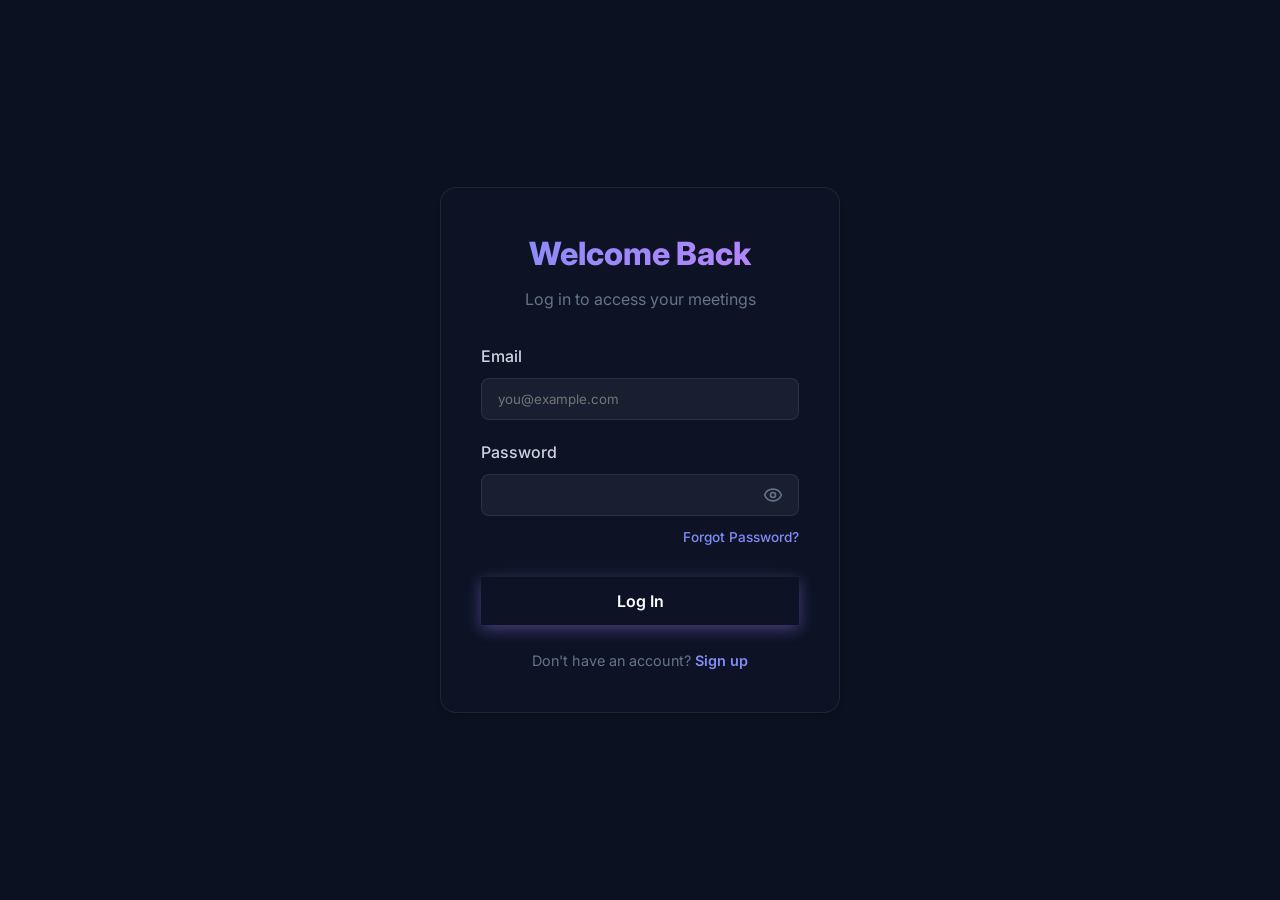
<file: Ai-meeting-insights-summary-web-app-main/frontend/index.html>
<!DOCTYPE html>
<html lang="en">

<head>
    <meta charset="UTF-8" />
    <meta name="viewport" content="width=device-width, initial-scale=1.0" />
    <meta name="description"
        content="AI Meeting Assistant — Record, transcribe, and summarize your meetings with AI." />
    <title>AI Meeting Assistant — Dashboard</title>
    <link rel="stylesheet" href="styles.css?v=6" />
</head>

<body>

    <div class="bg-gradient"></div>

    <!-- Navbar -->
    <header class="navbar card"
        style="display: flex; justify-content: space-between; align-items: center; padding: 12px 24px;">
        <div style="font-weight: 800; font-size: 1.25rem; display: flex; align-items: center; gap: 10px;">
            <span
                style="background: var(--gradient-primary); padding: 4px 10px; border-radius: 8px; color: white;">M</span>
            <span style="color: var(--text-primary);">MeetAI</span>
        </div>
        <div style="display: flex; align-items: center; gap: 20px;">
            <span id="userGreeting" style="color: var(--text-muted); font-size: 0.95rem;"></span>
            <button onclick="logout()" class="btn"
                style="background: var(--gradient-primary); border: 1px solid var(--border); padding: 6px 16px; font-size: 0.9rem;">Sign
                Out</button>
        </div>
    </header>

    <!-- Main Content -->
    <div class="container">

        <!-- Hero -->
        <div class="hero">
            <h1>AI Meeting <span>Assistant</span></h1>
            <p>Record meetings, generate transcripts &amp; summaries, and ask AI about past discussions.</p>

            <!-- Upload Audio for Transcription -->
            <div style="display:flex; gap:16px; justify-content:center; flex-wrap:wrap;">
                <label class="btn btn-primary" for="audioUpload" id="uploadLabel">
                    <svg width="20" height="20" fill="none" stroke="currentColor" stroke-width="2"
                        stroke-linecap="round" stroke-linejoin="round" viewBox="0 0 24 24">
                        <path d="M21 15v4a2 2 0 0 1-2 2H5a2 2 0 0 1-2-2v-4"></path>
                        <polyline points="17 8 12 3 7 8"></polyline>
                        <line x1="12" y1="3" x2="12" y2="15"></line>
                    </svg>
                    Upload Audio
                </label>
                <input type="file" id="audioUpload" accept="audio/*" multiple style="display:none;" />
                <button class="btn btn-outline" id="recordBtn">
                    <svg width="20" height="20" fill="none" stroke="currentColor" stroke-width="2"
                        stroke-linecap="round" stroke-linejoin="round" viewBox="0 0 24 24">
                        <path d="M12 2a3 3 0 0 0-3 3v7a3 3 0 0 0 6 0V5a3 3 0 0 0-3-3Z"></path>
                        <path d="M19 10v2a7 7 0 0 1-14 0v-2"></path>
                        <line x1="12" y1="19" x2="12" y2="22"></line>
                    </svg>
                    Start Recording
                </button>
            </div>

            <!-- Recording Indicator -->
            <div class="recording-indicator" id="recordingIndicator">
                <div class="recording-dot"></div>
                <span>Recording in progress…</span>
                <button class="btn btn-danger btn-sm" id="stopRecordBtn" style="margin-left:auto;">Stop</button>
            </div>
        </div>

        <!-- Processing Status -->
        <div id="processingStatus" class="text-center mb-4 hidden">
            <div class="spinner"></div>
            <span style="margin-left:12px; color:var(--text-secondary); font-weight:500;"
                id="statusText">Processing…</span>
        </div>

        <!-- Recent Meetings -->
        <div class="section-title"
            style="display: flex; justify-content: space-between; align-items: center; margin-bottom: 20px;">
            <div style="display: flex; align-items: center; gap: 10px; font-weight: 600;">
                <div class="icon">
                    <svg width="20" height="20" fill="none" stroke="currentColor" stroke-width="2"
                        stroke-linecap="round" stroke-linejoin="round" viewBox="0 0 24 24">
                        <rect x="3" y="4" width="18" height="18" rx="2" ry="2"></rect>
                        <line x1="16" y1="2" x2="16" y2="6"></line>
                        <line x1="8" y1="2" x2="8" y2="6"></line>
                        <line x1="3" y1="10" x2="21" y2="10"></line>
                    </svg>
                </div>
                Recent Meetings
            </div>
            <div id="bulkActions" class="hidden" style="display: flex; gap: 12px; align-items: center;">
                <span id="selectedCount" style="font-size: 0.9rem; color: var(--text-muted); font-weight: normal;">0
                    selected</span>
                <button id="selectAllBtn" class="btn btn-sm"
                    style="padding: 6px 14px; font-size: 0.85rem; background: rgba(255,255,255,0.07); border: 1px solid var(--border);">Select All</button>
                <button id="bulkDeleteBtn" class="btn btn-danger btn-sm"
                    style="padding: 6px 14px; font-size: 0.85rem;">Delete Selected</button>
            </div>
        </div>

        <div id="meetingsGrid" class="meetings-grid">
            <!-- Populated by JS -->
        </div>

        <div id="emptyState" class="empty-state hidden">
            <div class="empty-icon">📂</div>
            <h3>No meetings yet</h3>
            <p>Upload an audio file or start a recording to see it here.</p>
        </div>

    </div>

    <!-- Confirm Delete Modal -->
    <div id="deleteModal" class="modal hidden">
        <div class="modal-content card">
            <h3 style="margin-top:0; color: white;">Delete Meeting?</h3>
            <p style="color:var(--text-muted); margin-bottom: 24px; line-height: 1.5;">Are you sure you want to delete
                this meeting? This action cannot be undone.</p>
            <div class="modal-actions" style="display: flex; gap: 12px; justify-content: flex-end;">
                <button id="cancelDeleteBtn" class="btn"
                    style="background: rgba(255,255,255,0.05); border: 1px solid var(--border);">Cancel</button>
                <button id="confirmDeleteBtn" class="btn btn-danger">Delete</button>
            </div>
        </div>
    </div>


    <!-- Toast -->
    <div class="toast-container" id="toastContainer"></div>

    <script src="script.js?v=8"></script>
    <script>
        // Add mouse move listener for the meeting card hover glow effect
        document.addEventListener('mousemove', e => {
            document.querySelectorAll('.meeting-card').forEach(card => {
                const rect = card.getBoundingClientRect(),
                    x = e.clientX - rect.left,
                    y = e.clientY - rect.top;
                card.style.setProperty('--mouse-x', `${x}px`);
                card.style.setProperty('--mouse-y', `${y}px`);
            });
        });
    </script>
</body>

</html>
</file>
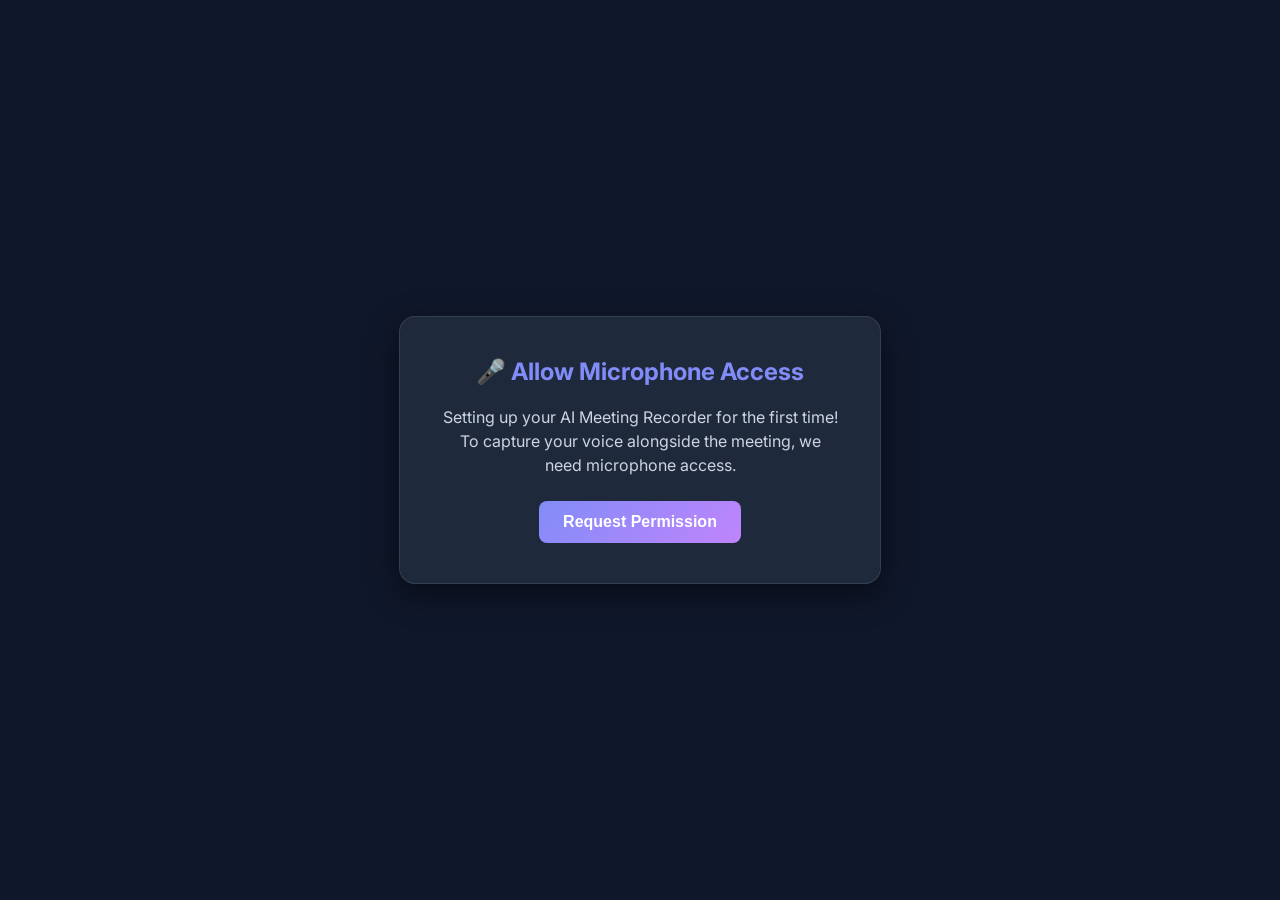
<file: Ai-meeting-insights-summary-web-app-main/chrome-extension/options.html>
<!DOCTYPE html>
<html>
<head>
  <meta charset="UTF-8" />
  <title>Microphone Permission</title>
  <style>
    @import url('https://fonts.googleapis.com/css2?family=Inter:wght@400;500;600;700&display=swap');
    body {
      font-family: 'Inter', -apple-system, sans-serif;
      background: #0f172a;
      color: #f8fafc;
      display: flex;
      align-items: center;
      justify-content: center;
      height: 100vh;
      margin: 0;
      text-align: center;
    }
    .card {
      background: #1e293b;
      padding: 40px;
      border-radius: 16px;
      box-shadow: 0 10px 30px rgba(0,0,0,0.5);
      border: 1px solid rgba(255,255,255,0.1);
      max-width: 400px;
    }
    h2 { margin-top: 0; color: #818cf8; }
    p { color: #cbd5e1; line-height: 1.5; margin-bottom: 24px; }
    button {
      background: linear-gradient(135deg, #818cf8, #c084fc);
      color: white;
      border: none;
      padding: 12px 24px;
      border-radius: 8px;
      font-size: 1rem;
      font-weight: 600;
      cursor: pointer;
      transition: opacity 0.2s;
    }
    button:hover { opacity: 0.9; }
    .success { display: none; color: #10b981; font-weight: 600; font-size: 1.2rem; }
  </style>
</head>
<body>
  <div class="card">
    <h2 id="title">🎤 Allow Microphone Access</h2>
    <p id="desc">Setting up your AI Meeting Recorder for the first time! To capture your voice alongside the meeting, we need microphone access.</p>
    <button id="allowBtn">Request Permission</button>
    <div id="successMsg" class="success">✅ Permission Granted! You can close this tab.</div>
  </div>

  <script src="options.js"></script>
</body>
</html>
</file>
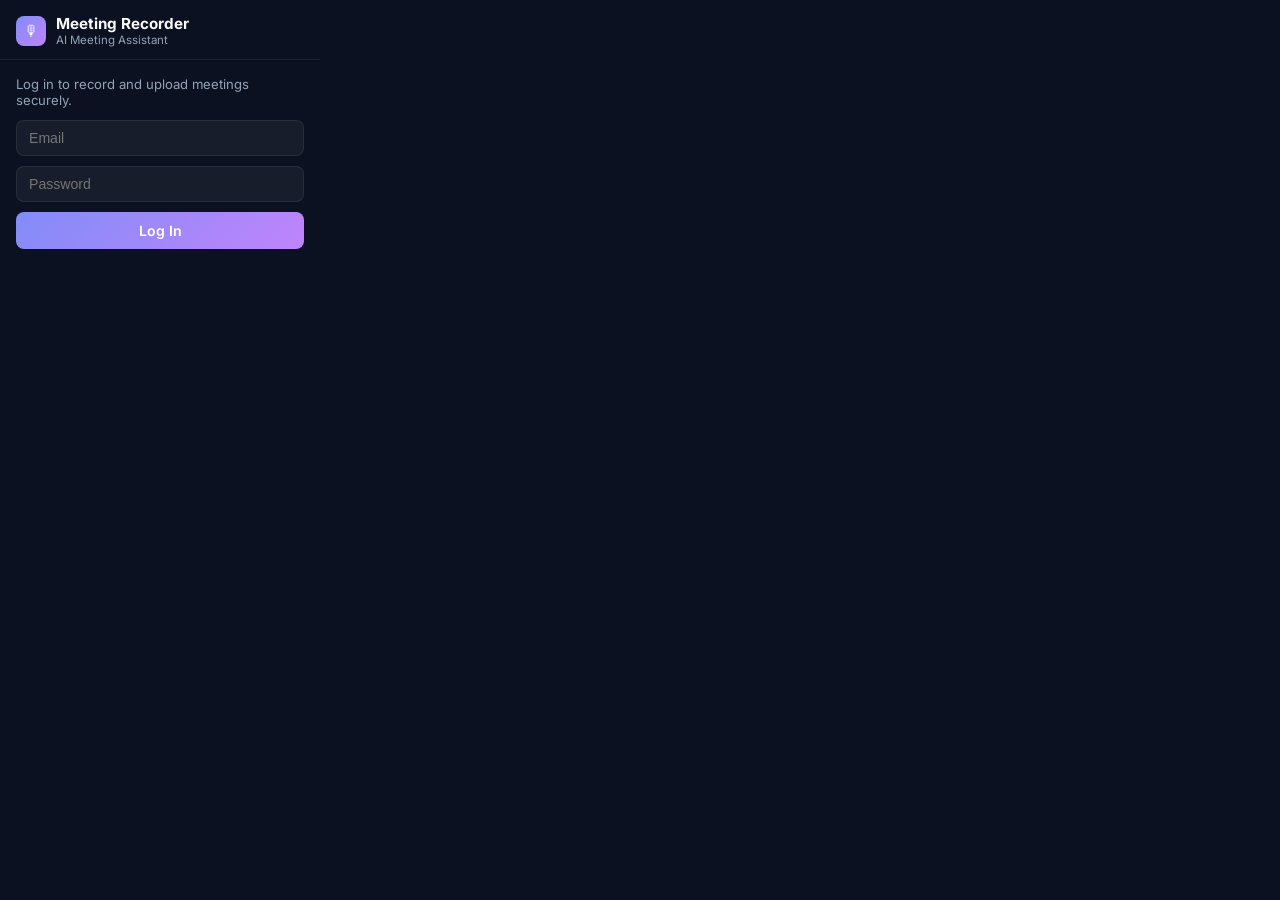
<file: Ai-meeting-insights-summary-web-app-main/chrome-extension/popup.html>
<!DOCTYPE html>
<html>
<head>
  <meta charset="UTF-8" />
  <style>
    @import url('https://fonts.googleapis.com/css2?family=Inter:wght@400;500;600;700&display=swap');

    :root {
      --bg: #0b1120;
      --card: rgba(15, 23, 42, 0.95);
      --text: #f8fafc;
      --muted: #94a3b8;
      --border: rgba(255,255,255,0.08);
      --danger: #ef4444;
      --success: #10b981;
      --accent: linear-gradient(135deg, #818cf8, #c084fc);
    }

    * { box-sizing: border-box; margin: 0; padding: 0; }

    body {
      width: 320px;
      font-family: 'Inter', -apple-system, sans-serif;
      background: var(--bg);
      color: var(--text);
    }

    /* ── Header ────────────────────────────────────── */
    .header {
      display: flex;
      align-items: center;
      gap: 10px;
      padding: 14px 16px 12px;
      border-bottom: 1px solid var(--border);
    }
    .logo {
      width: 30px; height: 30px;
      background: var(--accent);
      border-radius: 8px;
      display: flex; align-items: center; justify-content: center;
      font-size: 15px;
    }
    .header-title { font-size: 0.95rem; font-weight: 700; }
    .header-sub   { font-size: 0.72rem; color: var(--muted); }

    /* ── Body ──────────────────────────────────────── */
    .body { padding: 16px; }

    /* ── Login ─────────────────────────────────────── */
    #loginSection p { font-size: 0.82rem; color: var(--muted); margin-bottom: 12px; }
    input {
      width: 100%;
      padding: 9px 12px;
      margin-bottom: 10px;
      background: rgba(255,255,255,0.05);
      border: 1px solid var(--border);
      border-radius: 8px;
      color: white;
      font-size: 0.88rem;
      outline: none;
      transition: border-color .2s;
    }
    input:focus { border-color: #818cf8; }

    /* ── Buttons ───────────────────────────────────── */
    button {
      width: 100%; padding: 10px 14px;
      border: none; border-radius: 8px;
      font-family: inherit; font-weight: 600; font-size: 0.88rem;
      cursor: pointer; transition: all .2s; color: white;
    }
    .btn-primary { background: var(--accent); }
    .btn-primary:hover { opacity: 0.9; transform: translateY(-1px); }

    .btn-stop {
      background: rgba(239, 68, 68, 0.15);
      border: 1.5px solid var(--danger);
      color: #fca5a5;
      font-size: 1rem;
      padding: 14px;
      margin-top: 4px;
    }
    .btn-stop:hover { background: rgba(239, 68, 68, 0.28); transform: translateY(-1px); }

    .btn-ghost {
      background: transparent;
      border: 1px solid var(--border);
      color: var(--muted);
      font-weight: 500;
      margin-top: 6px;
    }
    .btn-ghost:hover { background: rgba(255,255,255,0.05); }

    /* ── Recording State Card ──────────────────────── */
    #recordingCard {
      background: rgba(239, 68, 68, 0.08);
      border: 1.5px solid rgba(239, 68, 68, 0.35);
      border-radius: 12px;
      padding: 16px;
      margin-bottom: 14px;
      display: flex;
      flex-direction: column;
      gap: 10px;
    }

    .rec-row {
      display: flex;
      align-items: center;
      gap: 10px;
    }
    .rec-dot {
      width: 11px; height: 11px;
      background: var(--danger);
      border-radius: 50%;
      flex-shrink: 0;
      animation: blink 1s infinite alternate;
    }
    @keyframes blink { from{opacity:1} to{opacity:0.25} }
    .rec-label { font-weight: 600; color: #fca5a5; font-size: 0.9rem; }
    .rec-tab { font-size: 0.78rem; color: var(--muted); margin-left: auto; }

    /* ── Detection Banner ──────────────────────────── */
    #detectedBanner {
      background: rgba(16, 185, 129, 0.12);
      border: 1px solid rgba(16, 185, 129, 0.4);
      border-radius: 10px;
      padding: 10px 12px;
      margin-bottom: 12px;
      font-size: 0.82rem;
      color: #6ee7b7;
      display: flex;
      align-items: center;
      gap: 8px;
    }

    /* ── Status ────────────────────────────────────── */
    #status {
      font-size: 0.8rem;
      text-align: center;
      color: var(--muted);
      margin-top: 10px;
      min-height: 18px;
    }

    .hidden { display: none !important; }

    /* ── Divider ───────────────────────────────────── */
    hr { border: none; border-top: 1px solid var(--border); margin: 12px 0; }
  </style>
</head>
<body>

  <!-- Header -->
  <div class="header">
    <div class="logo">🎙</div>
    <div>
      <div class="header-title">Meeting Recorder</div>
      <div class="header-sub">AI Meeting Assistant</div>
    </div>
  </div>

  <div class="body">

    <!-- Login Section -->
    <div id="loginSection">
      <p>Log in to record and upload meetings securely.</p>
      <input type="email" id="email" placeholder="Email" />
      <input type="password" id="password" placeholder="Password" />
      <button id="loginBtn" class="btn-primary">Log In</button>
    </div>

    <!-- Record Section -->
    <div id="recordSection" class="hidden">

      <!-- Meeting Detected Banner -->
      <div id="detectedBanner" class="hidden">
        <span>✅</span>
        <span id="detectedText">Meeting Detected — Ready to record</span>
      </div>

      <!-- Mic indicator (always visible when record section is active) -->
      <div id="micContainer" style="display:flex; align-items:center; gap:8px; margin-bottom:12px; background:rgba(255,255,255,0.05); padding:8px 12px; border-radius:8px;">
        <span style="font-size:1.1rem;">🎤</span>
        <div id="micVisualizerWrapper" style="flex:1; height:6px; background:rgba(255,255,255,0.1); border-radius:4px; overflow:hidden;">
          <div id="micVolumeBar" style="height:100%; width:0%; background:var(--success); transition:width 0.1s; border-radius:4px;"></div>
        </div>
        <button id="allowMicBtn" class="hidden" style="background:#ef4444; color:white; padding:4px 8px; font-size:0.75rem; border:none; border-radius:4px; cursor:pointer;">Fix Microphone</button>
      </div>

      <!-- Active Recording Card -->
      <div id="recordingCard" class="hidden">
        <div class="rec-row">
          <span class="rec-dot"></span>
          <span class="rec-label">Recording in progress</span>
          <span class="rec-tab" id="recTabLabel"></span>
        </div>
        <!-- BIG Stop Button inside the card -->
        <button id="stopBtn" class="btn-stop">⏹ Stop Recording &amp; Upload</button>
      </div>

      <!-- Idle state -->
      <div id="idleSection">
        <input type="text" id="meetingTitle" placeholder="Meeting Title (optional)" />
        <button id="startBtn" class="btn-primary">▶ Start Recording</button>
      </div>

      <hr />
      <button id="logoutBtn" class="btn-ghost">Log Out</button>
    </div>

    <div id="status"></div>

  </div>

  <script src="popup.js"></script>
</body>
</html>
</file>
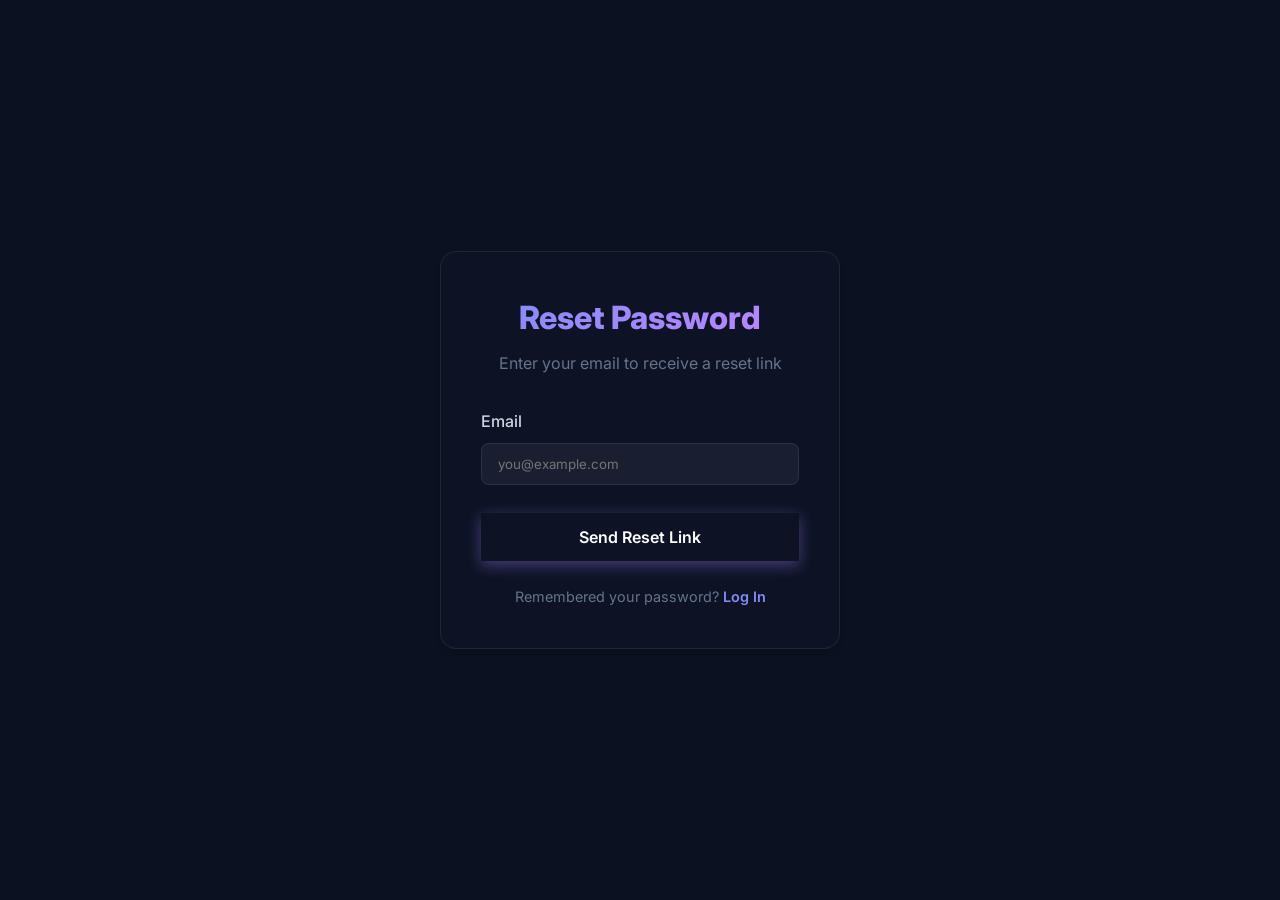
<file: Ai-meeting-insights-summary-web-app-main/frontend/forgot-password.html>
<!DOCTYPE html>
<html lang="en">
<head>
    <meta charset="UTF-8" />
    <meta name="viewport" content="width=device-width, initial-scale=1.0" />
    <meta name="description" content="AI Meeting Assistant — Forgot Password." />
    <title>AI Meeting Assistant — Forgot Password</title>
    <link rel="stylesheet" href="styles.css?v=6" />
</head>
<body style="display: flex; align-items: center; justify-content: center; min-height: 100vh;">

<div class="auth-container card" style="width: 100%; max-width: 400px; padding: 40px;">
    <div style="text-align: center; margin-bottom: 32px;">
        <h1 style="font-size: 2rem; font-weight: 800; background: var(--gradient-primary); -webkit-background-clip: text; background-clip: text; color: transparent;">Reset Password</h1>
        <p style="color: var(--text-muted); margin-top: 8px;">Enter your email to receive a reset link</p>
    </div>

    <form id="forgotPasswordForm" onsubmit="event.preventDefault(); handleForgotPassword();" style="display: flex; flex-direction: column; gap: 20px;">
        <div class="form-group">
            <label for="email" style="display: block; margin-bottom: 8px; font-weight: 500; color: var(--text-secondary);">Email</label>
            <input type="email" id="email" class="form-control" required placeholder="you@example.com" style="width: 100%; padding: 12px 16px; background: rgba(255, 255, 255, 0.05); border: 1px solid var(--border); border-radius: var(--radius-sm); color: white; transition: var(--transition);" onfocus="this.style.borderColor='var(--accent-primary)'" onblur="this.style.borderColor='var(--border)'" />
        </div>
        <button type="submit" id="forgotPasswordSubmitBtn" class="btn btn-primary" style="width: 100%; margin-top: 8px;">Send Reset Link</button>
    </form>

    <div style="text-align: center; margin-top: 24px; font-size: 0.9rem; color: var(--text-muted);">
        Remembered your password? <a href="login.html" style="color: var(--accent-primary); text-decoration: none; font-weight: 600;">Log In</a>
    </div>
</div>

<!-- Toast -->
<div class="toast-container" id="toastContainer"></div>

<script src="script.js?v=9"></script>

<script>
    document.addEventListener("DOMContentLoaded", () => {
        // Redirect if already logged in
        if (localStorage.getItem('token')) {
            window.location.href = 'index.html';
        }
    });
</script>
</body>
</html>
</file>
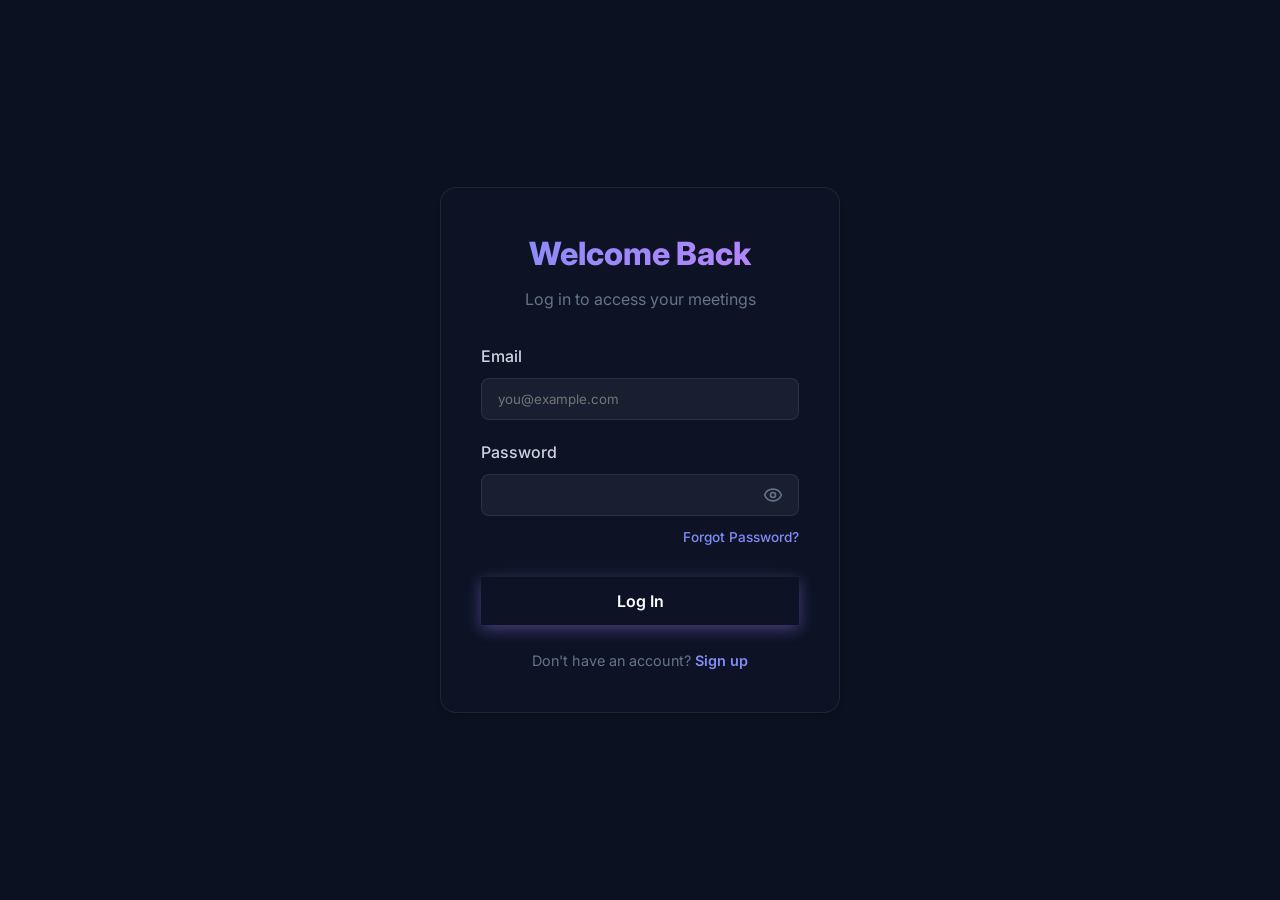
<file: Ai-meeting-insights-summary-web-app-main/frontend/login.html>
<!DOCTYPE html>
<html lang="en">
<head>
    <meta charset="UTF-8" />
    <meta name="viewport" content="width=device-width, initial-scale=1.0" />
    <meta name="description" content="AI Meeting Assistant — Log in to your account." />
    <title>AI Meeting Assistant — Login</title>
    <link rel="stylesheet" href="styles.css?v=6" />
</head>
<body style="display: flex; align-items: center; justify-content: center; min-height: 100vh;">

<div class="auth-container card" style="width: 100%; max-width: 400px; padding: 40px;">
    <div style="text-align: center; margin-bottom: 32px;">
        <h1 style="font-size: 2rem; font-weight: 800; background: var(--gradient-primary); -webkit-background-clip: text; background-clip: text; color: transparent;">Welcome Back</h1>
        <p style="color: var(--text-muted); margin-top: 8px;">Log in to access your meetings</p>
    </div>

    <form id="loginForm" onsubmit="event.preventDefault(); handleLogin();" style="display: flex; flex-direction: column; gap: 20px;">
        <div class="form-group">
            <label for="email" style="display: block; margin-bottom: 8px; font-weight: 500; color: var(--text-secondary);">Email</label>
            <input type="email" id="email" class="form-control" required placeholder="you@example.com" style="width: 100%; padding: 12px 16px; background: rgba(255, 255, 255, 0.05); border: 1px solid var(--border); border-radius: var(--radius-sm); color: white; transition: var(--transition);" onfocus="this.style.borderColor='var(--accent-primary)'" onblur="this.style.borderColor='var(--border)'" />
        </div>
        <div class="form-group">
            <label for="password" style="display: block; margin-bottom: 8px; font-weight: 500; color: var(--text-secondary);">Password</label>
            <div class="password-wrapper" style="position: relative;">
                <input type="password" id="password" class="form-control" required style="width: 100%; padding: 12px 16px; padding-right: 48px; background: rgba(255, 255, 255, 0.05); border: 1px solid var(--border); border-radius: var(--radius-sm); color: white; transition: var(--transition);" onfocus="this.style.borderColor='var(--accent-primary)'" onblur="this.style.borderColor='var(--border)'" />
                <button type="button" class="password-toggle-btn" onclick="togglePasswordVisibility('password', this)" aria-label="Toggle password visibility">
                    <svg width="20" height="20" fill="none" stroke="currentColor" stroke-width="2" stroke-linecap="round" stroke-linejoin="round" viewBox="0 0 24 24" class="eye-icon"><path d="M2.062 12.348a1 1 0 0 1 0-.696 10.75 10.75 0 0 1 19.876 0 1 1 0 0 1 0 .696 10.75 10.75 0 0 1-19.876 0"></path><circle cx="12" cy="12" r="3"></circle></svg>
                </button>
            </div>
            <div style="text-align: right; margin-top: 8px;">
                <a href="forgot-password.html" style="color: var(--accent-primary); font-size: 0.85rem; text-decoration: none; font-weight: 500;">Forgot Password?</a>
            </div>
        </div>
        <button type="submit" id="loginSubmitBtn" class="btn btn-primary" style="width: 100%; margin-top: 8px;">Log In</button>
    </form>

    <div style="text-align: center; margin-top: 24px; font-size: 0.9rem; color: var(--text-muted);">
        Don't have an account? <a href="register.html" style="color: var(--accent-primary); text-decoration: none; font-weight: 600;">Sign up</a>
    </div>
</div>

<!-- Toast -->
<div class="toast-container" id="toastContainer"></div>

<script src="script.js?v=9"></script>

<script>
    document.addEventListener("DOMContentLoaded", () => {
        // Redirect if already logged in
        if (localStorage.getItem('token')) {
            window.location.href = 'index.html';
        }
    });
</script>
</body>
</html>
</file>
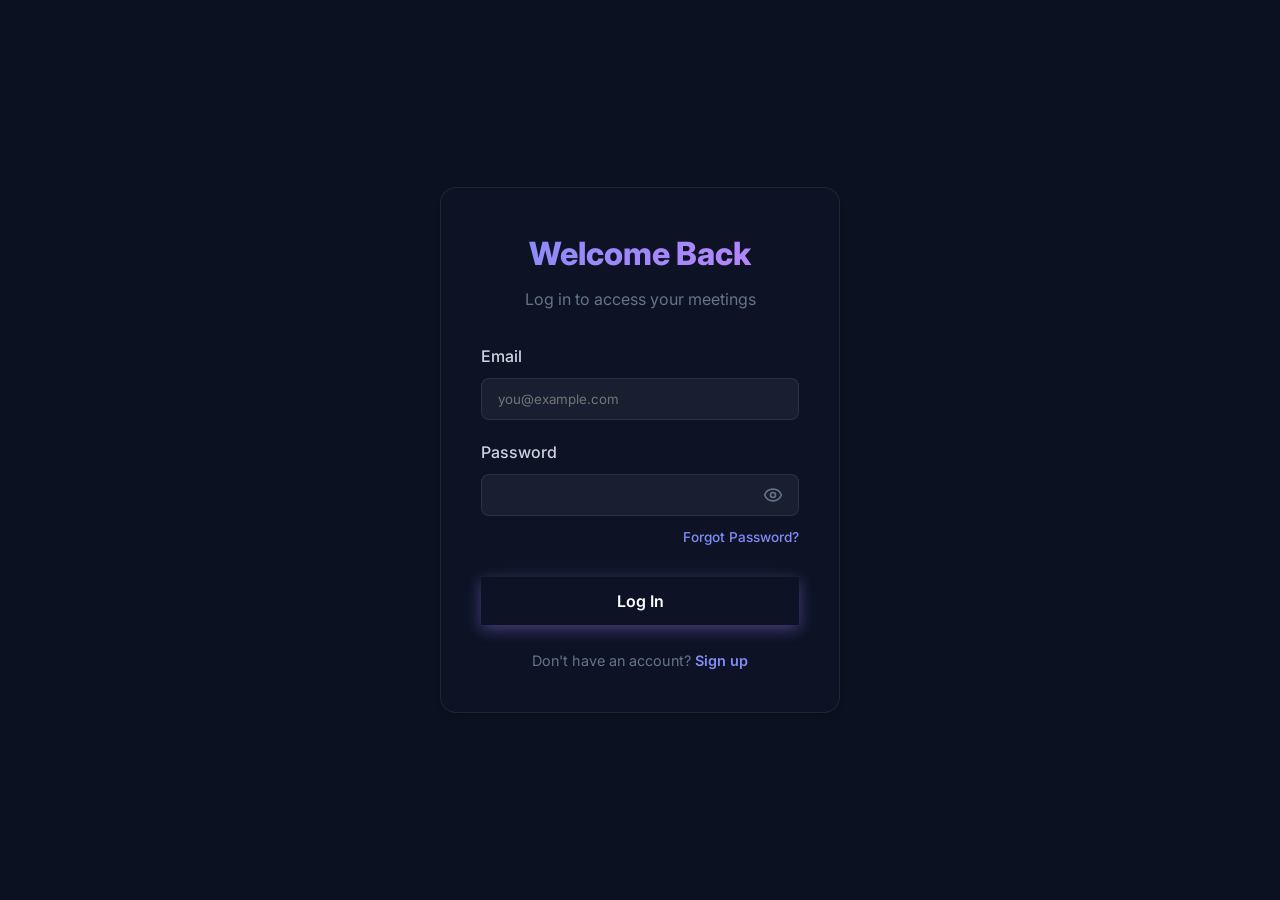
<file: Ai-meeting-insights-summary-web-app-main/frontend/meeting.html>
<!DOCTYPE html>
<html lang="en">
<head>
    <meta charset="UTF-8" />
    <meta name="viewport" content="width=device-width, initial-scale=1.0" />
    <meta name="description" content="AI Meeting Assistant — View transcript, summary, and chat with AI about your meeting." />
    <title>AI Meeting Assistant — Details</title>
    <link rel="stylesheet" href="styles.css?v=7" />
</head>
<body>

<div class="bg-gradient"></div>

<!-- Navbar -->
<nav class="navbar">
    <a class="navbar-brand" href="index.html">
        <div class="logo-icon">M</div>
        <span>MeetAI</span>
    </a>
    <div class="navbar-links">
        <a href="index.html">← Back to Dashboard</a>
    </div>
</nav>

<!-- Main Content -->
<div class="container">

    <div class="meeting-layout">
        <!-- LEFT COLUMN: Content -->
        <div>
            <!-- Header -->
            <div class="meeting-detail-header" id="meetingHeader">
                <div style="display: flex; align-items: center; gap: 10px; flex-wrap: wrap;">
                    <h1 id="meetingTitle" style="margin-bottom: 0;">Loading…</h1>
                    <button class="btn btn-sm" id="editTitleBtn" title="Edit Title" style="background: transparent; border: none; padding: 4px; color: var(--text-muted); cursor: pointer; display: none;">
                        <svg width="18" height="18" fill="none" stroke="currentColor" stroke-width="2" stroke-linecap="round" stroke-linejoin="round" viewBox="0 0 24 24"><path d="M11 4H4a2 2 0 0 0-2 2v14a2 2 0 0 0 2 2h14a2 2 0 0 0 2-2v-7"></path><path d="M18.5 2.5a2.121 2.121 0 0 1 3 3L12 15l-4 1 1-4 9.5-9.5z"></path></svg>
                    </button>
                    <input type="text" id="editTitleInput" class="form-control hidden" style="font-size: 1.5rem; font-weight: 700; flex: 1; min-width: 200px; margin-bottom: 0;" />
                    <button class="btn btn-sm btn-primary hidden" id="saveTitleBtn">Save</button>
                    <button class="btn btn-sm hidden" id="cancelTitleBtn">Cancel</button>
                </div>
                <div class="meta" id="meetingDate" style="margin-top: 5px;"></div>
            </div>

            <!-- Summarize Button -->
            <div class="mb-4" id="summarizeSection">
                <button class="btn btn-primary" id="summarizeBtn">✨ Generate AI Summary</button>
            </div>

            <!-- Summary Block -->
            <div class="card content-box">
                <h2><span class="dot green"></span> AI Summary</h2>
                <div class="summary-text" id="summaryText">
                    <span style="color:var(--text-muted);">Click "Generate AI Summary" above to create one.</span>
                </div>
            </div>

            <!-- Transcript Block -->
            <div class="card content-box">
                <h2><span class="dot"></span> Transcript</h2>
                <div class="transcript-text" id="transcriptText">
                    <span style="color:var(--text-muted);">No transcript available.</span>
                </div>
            </div>
        </div>

        <!-- RIGHT COLUMN: AI Chat -->
        <div class="ai-chat-wrapper">
            <div class="card ai-chat-card">
                <h2>
                    <svg width="20" height="20" fill="none" stroke="currentColor" stroke-width="2" stroke-linecap="round" stroke-linejoin="round" viewBox="0 0 24 24"><path d="M21 15a2 2 0 0 1-2 2H7l-4 4V5a2 2 0 0 1 2-2h14a2 2 0 0 1 2 2z"></path></svg>
                    Ask AI Assistant
                </h2>
                <div class="chat-messages" id="chatMessages">
                    <div class="chat-bubble ai">Hi! Ask me anything about this meeting's transcript or topics.</div>
                </div>
                <div class="chat-input-row">
                    <input type="text" placeholder="Message AI…" id="chatInput" autocomplete="off" />
                    <button class="btn btn-primary btn-sm" id="askBtn" style="padding: 0 16px;">
                        <svg width="18" height="18" fill="none" stroke="currentColor" stroke-width="2" stroke-linecap="round" stroke-linejoin="round" viewBox="0 0 24 24"><line x1="22" y1="2" x2="11" y2="13"></line><polygon points="22 2 15 22 11 13 2 9 22 2"></polygon></svg>
                    </button>
                </div>
            </div>
        </div>
    </div>

</div>

<!-- Toast -->
<div class="toast-container" id="toastContainer"></div>

<script src="script.js?v=9"></script>
</body>
</html>
</file>
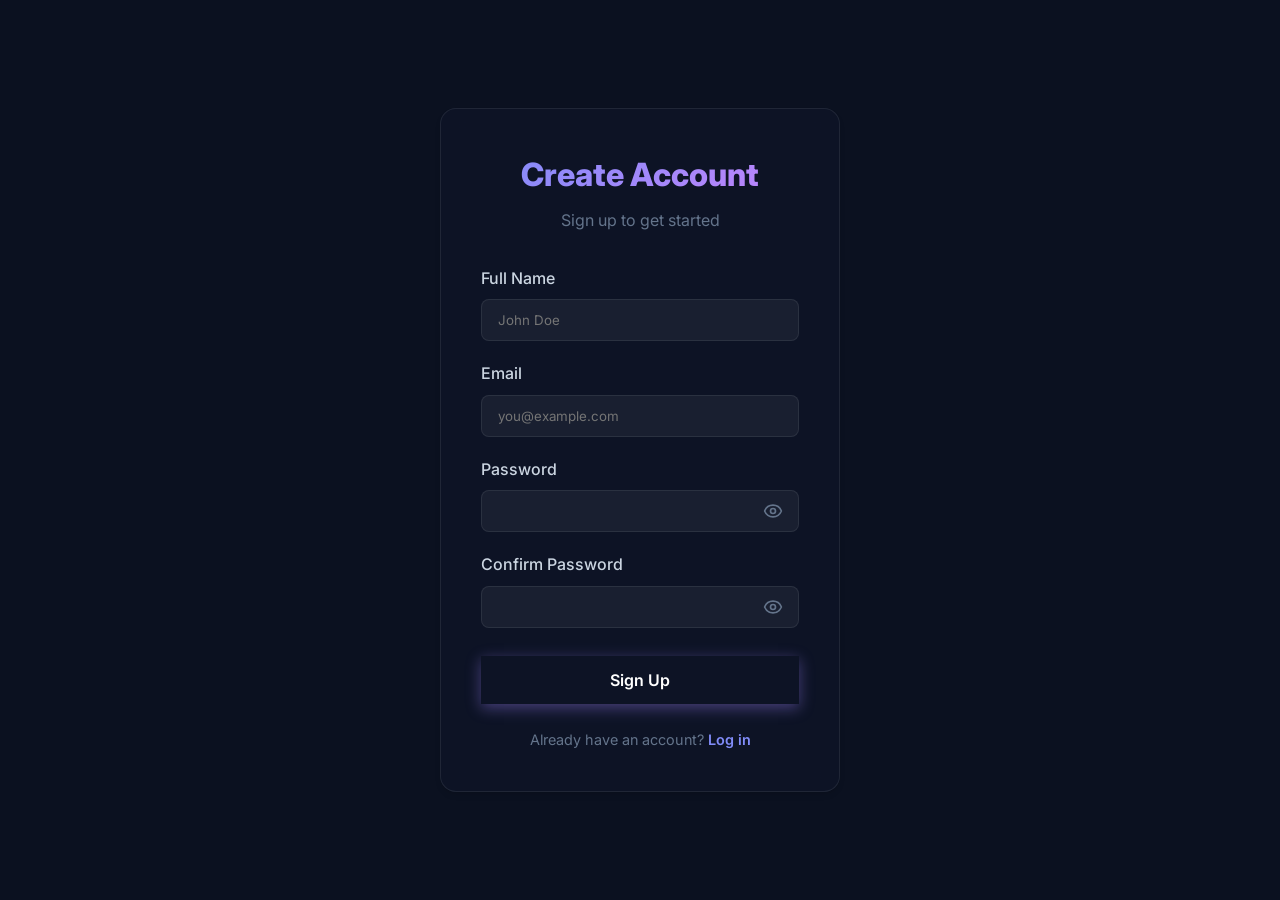
<file: Ai-meeting-insights-summary-web-app-main/frontend/register.html>
<!DOCTYPE html>
<html lang="en">
<head>
    <meta charset="UTF-8" />
    <meta name="viewport" content="width=device-width, initial-scale=1.0" />
    <meta name="description" content="AI Meeting Assistant — Create an account." />
    <title>AI Meeting Assistant — Register</title>
    <link rel="stylesheet" href="styles.css?v=6" />
</head>
<body style="display: flex; align-items: center; justify-content: center; min-height: 100vh;">

<div class="auth-container card" style="width: 100%; max-width: 400px; padding: 40px;">
    <div style="text-align: center; margin-bottom: 32px;">
        <h1 style="font-size: 2rem; font-weight: 800; background: var(--gradient-primary); -webkit-background-clip: text; color: transparent;">Create Account</h1>
        <p style="color: var(--text-muted); margin-top: 8px;">Sign up to get started</p>
    </div>

    <form id="registerForm" onsubmit="event.preventDefault(); handleRegister();" style="display: flex; flex-direction: column; gap: 20px;">
        <div class="form-group">
            <label for="full_name" style="display: block; margin-bottom: 8px; font-weight: 500; color: var(--text-secondary);">Full Name</label>
            <input type="text" id="full_name" class="form-control" required placeholder="John Doe" style="width: 100%; padding: 12px 16px; background: rgba(255, 255, 255, 0.05); border: 1px solid var(--border); border-radius: var(--radius-sm); color: white; transition: var(--transition);" onfocus="this.style.borderColor='var(--accent-primary)'" onblur="this.style.borderColor='var(--border)'" />
        </div>
        <div class="form-group">
            <label for="email" style="display: block; margin-bottom: 8px; font-weight: 500; color: var(--text-secondary);">Email</label>
            <input type="email" id="email" class="form-control" required placeholder="you@example.com" style="width: 100%; padding: 12px 16px; background: rgba(255, 255, 255, 0.05); border: 1px solid var(--border); border-radius: var(--radius-sm); color: white; transition: var(--transition);" onfocus="this.style.borderColor='var(--accent-primary)'" onblur="this.style.borderColor='var(--border)'" />
        </div>
        <div class="form-group">
            <label for="password" style="display: block; margin-bottom: 8px; font-weight: 500; color: var(--text-secondary);">Password</label>
            <div class="password-wrapper" style="position: relative;">
                <input type="password" id="password" class="form-control" required style="width: 100%; padding: 12px 16px; padding-right: 48px; background: rgba(255, 255, 255, 0.05); border: 1px solid var(--border); border-radius: var(--radius-sm); color: white; transition: var(--transition);" onfocus="this.style.borderColor='var(--accent-primary)'" onblur="this.style.borderColor='var(--border)'" />
                <button type="button" class="password-toggle-btn" onclick="togglePasswordVisibility('password', this)" aria-label="Toggle password visibility">
                    <svg width="20" height="20" fill="none" stroke="currentColor" stroke-width="2" stroke-linecap="round" stroke-linejoin="round" viewBox="0 0 24 24" class="eye-icon"><path d="M2.062 12.348a1 1 0 0 1 0-.696 10.75 10.75 0 0 1 19.876 0 1 1 0 0 1 0 .696 10.75 10.75 0 0 1-19.876 0"></path><circle cx="12" cy="12" r="3"></circle></svg>
                </button>
            </div>
        </div>
        <div class="form-group">
            <label for="confirm_password" style="display: block; margin-bottom: 8px; font-weight: 500; color: var(--text-secondary);">Confirm Password</label>
            <div class="password-wrapper" style="position: relative;">
                <input type="password" id="confirm_password" class="form-control" required style="width: 100%; padding: 12px 16px; padding-right: 48px; background: rgba(255, 255, 255, 0.05); border: 1px solid var(--border); border-radius: var(--radius-sm); color: white; transition: var(--transition);" onfocus="this.style.borderColor='var(--accent-primary)'" onblur="this.style.borderColor='var(--border)'" />
                <button type="button" class="password-toggle-btn" onclick="togglePasswordVisibility('confirm_password', this)" aria-label="Toggle password visibility">
                    <svg width="20" height="20" fill="none" stroke="currentColor" stroke-width="2" stroke-linecap="round" stroke-linejoin="round" viewBox="0 0 24 24" class="eye-icon"><path d="M2.062 12.348a1 1 0 0 1 0-.696 10.75 10.75 0 0 1 19.876 0 1 1 0 0 1 0 .696 10.75 10.75 0 0 1-19.876 0"></path><circle cx="12" cy="12" r="3"></circle></svg>
                </button>
            </div>
        </div>
        <button type="submit" id="registerSubmitBtn" class="btn btn-primary" style="width: 100%; margin-top: 8px;">Sign Up</button>
    </form>

    <div style="text-align: center; margin-top: 24px; font-size: 0.9rem; color: var(--text-muted);">
        Already have an account? <a href="login.html" style="color: var(--accent-primary); text-decoration: none; font-weight: 600;">Log in</a>
    </div>
</div>

<!-- Toast -->
<div class="toast-container" id="toastContainer"></div>

<script src="script.js?v=9"></script>

<script>
    document.addEventListener("DOMContentLoaded", () => {
        // Redirect if already logged in
        if (localStorage.getItem('token')) {
            window.location.href = 'index.html';
        }
    });
</script>
</body>
</html>
</file>
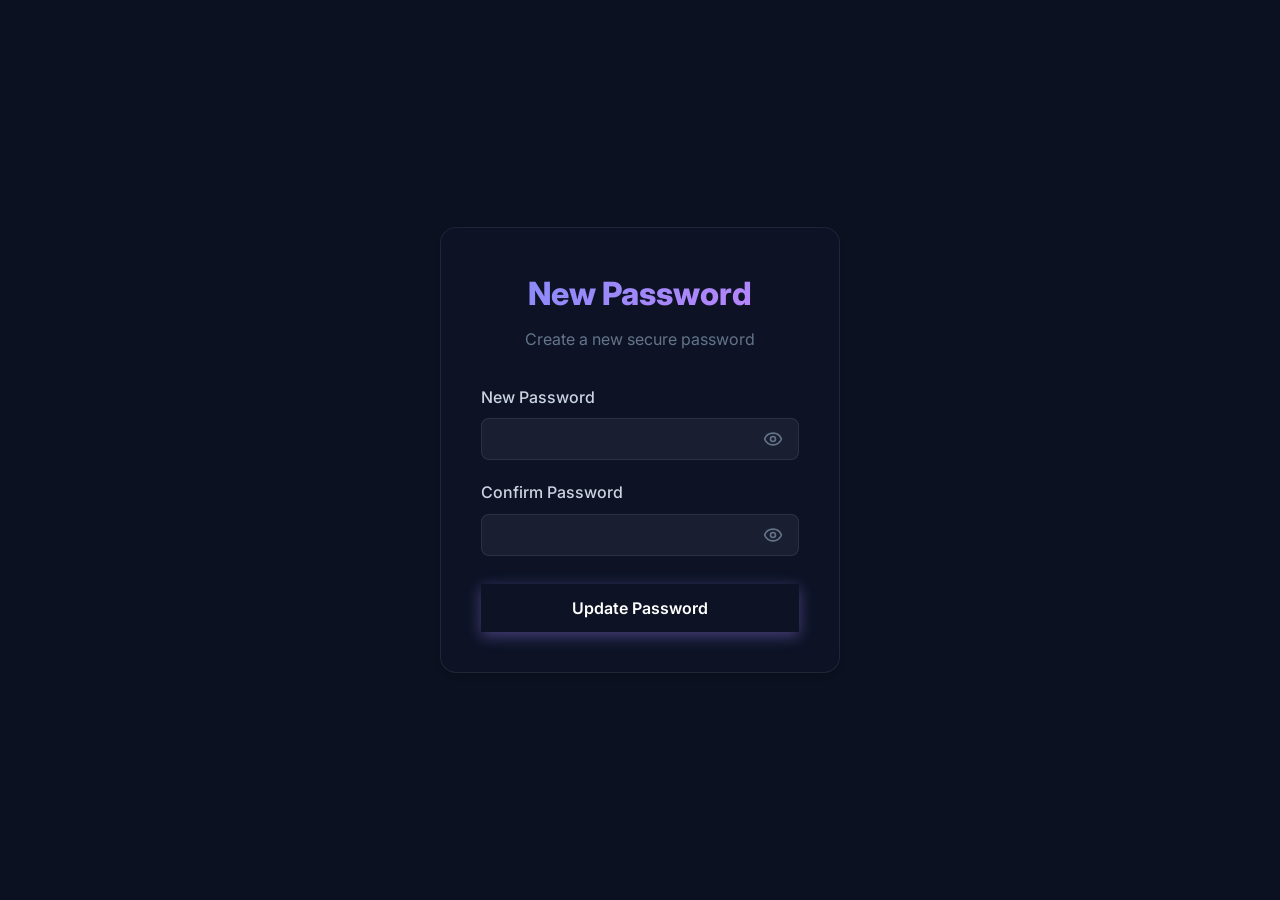
<file: Ai-meeting-insights-summary-web-app-main/frontend/reset-password.html>
<!DOCTYPE html>
<html lang="en">
<head>
    <meta charset="UTF-8" />
    <meta name="viewport" content="width=device-width, initial-scale=1.0" />
    <meta name="description" content="AI Meeting Assistant — Update Password." />
    <title>AI Meeting Assistant — Update Password</title>
    <link rel="stylesheet" href="styles.css?v=6" />
</head>
<body style="display: flex; align-items: center; justify-content: center; min-height: 100vh;">

<div class="auth-container card" style="width: 100%; max-width: 400px; padding: 40px;">
    <div style="text-align: center; margin-bottom: 32px;">
        <h1 style="font-size: 2rem; font-weight: 800; background: var(--gradient-primary); -webkit-background-clip: text; background-clip: text; color: transparent;">New Password</h1>
        <p style="color: var(--text-muted); margin-top: 8px;">Create a new secure password</p>
    </div>

    <form id="resetPasswordForm" onsubmit="event.preventDefault(); handleResetPassword();" style="display: flex; flex-direction: column; gap: 20px;">
        <!-- Hidden input for token -->
        <input type="hidden" id="resetToken" />
        
        <div class="form-group">
            <label for="password" style="display: block; margin-bottom: 8px; font-weight: 500; color: var(--text-secondary);">New Password</label>
            <div class="password-wrapper" style="position: relative;">
                <input type="password" id="password" class="form-control" required style="width: 100%; padding: 12px 16px; padding-right: 48px; background: rgba(255, 255, 255, 0.05); border: 1px solid var(--border); border-radius: var(--radius-sm); color: white; transition: var(--transition);" onfocus="this.style.borderColor='var(--accent-primary)'" onblur="this.style.borderColor='var(--border)'" />
                <button type="button" class="password-toggle-btn" onclick="togglePasswordVisibility('password', this)" aria-label="Toggle password visibility">
                    <svg width="20" height="20" fill="none" stroke="currentColor" stroke-width="2" stroke-linecap="round" stroke-linejoin="round" viewBox="0 0 24 24" class="eye-icon"><path d="M2.062 12.348a1 1 0 0 1 0-.696 10.75 10.75 0 0 1 19.876 0 1 1 0 0 1 0 .696 10.75 10.75 0 0 1-19.876 0"></path><circle cx="12" cy="12" r="3"></circle></svg>
                </button>
            </div>
        </div>
        <div class="form-group">
            <label for="confirm_password" style="display: block; margin-bottom: 8px; font-weight: 500; color: var(--text-secondary);">Confirm Password</label>
            <div class="password-wrapper" style="position: relative;">
                <input type="password" id="confirm_password" class="form-control" required style="width: 100%; padding: 12px 16px; padding-right: 48px; background: rgba(255, 255, 255, 0.05); border: 1px solid var(--border); border-radius: var(--radius-sm); color: white; transition: var(--transition);" onfocus="this.style.borderColor='var(--accent-primary)'" onblur="this.style.borderColor='var(--border)'" />
                <button type="button" class="password-toggle-btn" onclick="togglePasswordVisibility('confirm_password', this)" aria-label="Toggle password visibility">
                    <svg width="20" height="20" fill="none" stroke="currentColor" stroke-width="2" stroke-linecap="round" stroke-linejoin="round" viewBox="0 0 24 24" class="eye-icon"><path d="M2.062 12.348a1 1 0 0 1 0-.696 10.75 10.75 0 0 1 19.876 0 1 1 0 0 1 0 .696 10.75 10.75 0 0 1-19.876 0"></path><circle cx="12" cy="12" r="3"></circle></svg>
                </button>
            </div>
        </div>
        <button type="submit" id="resetPasswordSubmitBtn" class="btn btn-primary" style="width: 100%; margin-top: 8px;">Update Password</button>
    </form>
</div>

<!-- Toast -->
<div class="toast-container" id="toastContainer"></div>

<script src="script.js?v=9"></script>

<script>
    document.addEventListener("DOMContentLoaded", () => {
        // Extract token from URL
        const urlParams = new URLSearchParams(window.location.search);
        const token = urlParams.get('token');
        
        if (!token) {
            showToast('Invalid or missing reset token', 'error');
            setTimeout(() => {
                window.location.href = 'login.html';
            }, 3000);
        } else {
            document.getElementById('resetToken').value = token;
        }
    });
</script>
</body>
</html>
</file>
<file: Ai-meeting-insights-summary-web-app-main/frontend/styles.css>
@import url('https://fonts.googleapis.com/css2?family=Inter:wght@300;400;500;600;700;800&display=swap');

:root {
  --bg-primary: #0b1120;
  --bg-main: #060913;
  --bg-card: rgba(15, 23, 42, 0.6);
  --bg-glass-hover: rgba(30, 41, 59, 0.8);
  --text-primary: #f8fafc;
  --text-secondary: #cbd5e1;
  --text-muted: #64748b;
  --accent-primary: #818cf8;
  --accent-secondary: #c084fc;
  --gradient-primary: linear-gradient(135deg, var(--accent-primary), var(--accent-secondary));
  --border: rgba(255, 255, 255, 0.08);
  --border-highlight: rgba(129, 140, 248, 0.3);
  --shadow-sm: 0 4px 6px -1px rgba(0, 0, 0, 0.1), 0 2px 4px -1px rgba(0, 0, 0, 0.06);
  --shadow-lg: 0 10px 15px -3px rgba(0, 0, 0, 0.1), 0 4px 6px -2px rgba(0, 0, 0, 0.05);
  --radius-sm: 8px;
  --radius-md: 16px;
  --radius-lg: 24px;
  --transition: all 0.3s cubic-bezier(0.4, 0, 0.2, 1);
}

*,
*::before,
*::after {
  box-sizing: border-box;
  margin: 0;
  padding: 0;
}

html {
  scroll-behavior: smooth;
}

body {
  font-family: 'Inter', -apple-system, BlinkMacSystemFont, sans-serif;
  background: var(--bg-primary);
  color: var(--text-primary);
  line-height: 1.6;
  min-height: 100vh;
  -webkit-font-smoothing: antialiased;
  -moz-osx-font-smoothing: grayscale;
}

/* ======= Animated Background ======= */
.bg-gradient {
  position: fixed;
  top: 0;
  left: 0;
  width: 100%;
  height: 100%;
  z-index: -1;
  overflow: hidden;
  background-color: #0b1120;
}

.bg-gradient::before,
.bg-gradient::after {
  content: '';
  position: absolute;
  border-radius: 50%;
  filter: blur(120px);
  opacity: 0.25;
  animation: float 20s ease-in-out infinite alternate;
}

.bg-gradient::before {
  width: 60vw;
  height: 60vw;
  background: radial-gradient(circle, #4f46e5 0%, transparent 60%);
  top: -20vh;
  right: -10vw;
}

.bg-gradient::after {
  width: 50vw;
  height: 50vw;
  background: radial-gradient(circle, #9333ea 0%, transparent 60%);
  bottom: -10vh;
  left: -10vw;
  animation-delay: -5s;
}

@keyframes float {
  0% {
    transform: translate(0, 0) scale(1);
  }

  50% {
    transform: translate(5%, -5%) scale(1.1);
  }

  100% {
    transform: translate(-3%, 3%) scale(0.9);
  }
}

/* ======= Navbar ======= */
.navbar {
  position: sticky;
  top: 0;
  z-index: 100;
  backdrop-filter: blur(16px) saturate(1.8);
  -webkit-backdrop-filter: blur(16px) saturate(1.8);
  background: rgba(15, 23, 42, 0.8);
  border-bottom: 1px solid var(--border);
  padding: 0 40px;
  height: 72px;
  display: flex;
  align-items: center;
  justify-content: space-between;
}

.navbar-brand {
  display: flex;
  align-items: center;
  gap: 12px;
  text-decoration: none;
  color: var(--text-primary);
  transition: var(--transition);
}

.navbar-brand:hover {
  opacity: 0.9;
}

.navbar-brand .logo-icon {
  width: 40px;
  height: 40px;
  background: var(--gradient-primary);
  border-radius: var(--radius-sm);
  display: flex;
  align-items: center;
  justify-content: center;
  color: white;
  font-size: 20px;
  font-weight: 800;
  box-shadow: 0 4px 14px 0 rgba(162, 132, 255, 0.39);
}

.navbar-brand span {
  font-weight: 700;
  font-size: 1.25rem;
  letter-spacing: -0.5px;
  background: var(--gradient-primary);
  -webkit-background-clip: text;
  -webkit-text-fill-color: transparent;
  background-clip: text;
}

.navbar-links a {
  text-decoration: none;
  color: var(--text-secondary);
  font-weight: 500;
  font-size: 0.95rem;
  padding: 8px 16px;
  border-radius: var(--radius-full);
  transition: var(--transition);
  background: transparent;
}

.navbar-links a:hover,
.navbar-links a.active {
  color: white;
  background: rgba(255, 255, 255, 0.05);
}

/* ======= Main Container ======= */
.container {
  max-width: 1200px;
  margin: 0 auto;
  padding: 40px 24px;
}

/* ======= Hero ======= */
.hero {
  text-align: center;
  padding: 64px 0 48px;
  animation: fadeInDown 0.8s ease-out;
}

@keyframes fadeInDown {
  from {
    opacity: 0;
    transform: translateY(-20px);
  }

  to {
    opacity: 1;
    transform: translateY(0);
  }
}

.hero h1 {
  font-size: 3.5rem;
  font-weight: 800;
  letter-spacing: -1.5px;
  line-height: 1.1;
  margin-bottom: 16px;
  color: white;
}

.hero h1 span {
  background: var(--accent-gradient);
  -webkit-background-clip: text;
  -webkit-text-fill-color: #544ecb;
  background-clip: text;
}

.hero p {
  color: var(--text-secondary);   
  font-size: 1.2rem;
  max-width: 600px;
  margin: 0 auto 40px;
  font-weight: 400;
}

/* ======= Buttons ======= */
.btn {
  display: inline-flex;
  align-items: center;
  justify-content: center;
  gap: 10px;
  padding: 14px 32px;
  border: none;
  border-radius: var(--radius-full);
  font-family: inherit;
  font-weight: 600;
  font-size: 1rem;
  cursor: pointer;
  transition: transform 0.2s cubic-bezier(0.34, 1.56, 0.64, 1), box-shadow 0.2s ease, background 0.2s ease;
  text-decoration: none;
}

.btn:active {
  transform: scale(0.96);
}

.btn-primary {
  background: var(--accent-gradient);
  color: white;
  box-shadow: 0 4px 14px 0 rgba(162, 132, 255, 0.39);
}

.btn-primary:hover {
  transform: translateY(-2px);
  box-shadow: 0 6px 20px var(--accent-glow);
}

.btn-outline {
  background: rgba(255, 255, 255, 0.03);
  color: white;
  border: 1px solid var(--border-highlight);
  backdrop-filter: blur(10px);
}

.btn-outline:hover {
  background: rgba(255, 255, 255, 0.08);
  border-color: rgba(255, 255, 255, 0.25);
  transform: translateY(-2px);
}

.btn-danger {
  background: rgba(239, 68, 68, 0.1);
  color: #fca5a5;
  border: 1px solid rgba(239, 68, 68, 0.2);
}

.btn-danger:hover {
  background: rgba(239, 68, 68, 0.2);
  color: #fef2f2;
}

.btn-danger.delete-btn {
  background: transparent;
  border: none;
  color: var(--text-muted);
}

.btn-danger.delete-btn:hover {
  background: rgba(239, 68, 68, 0.15);
  color: #fca5a5;
}

.btn-sm {
  padding: 8px 20px;
  font-size: 0.85rem;
}

/* ======= Generic Glass Card ======= */
.card {
  background: var(--bg-card);
  backdrop-filter: blur(12px);
  -webkit-backdrop-filter: blur(12px);
  border: 1px solid var(--border);
  border-radius: var(--radius-md);
  padding: 24px;
  box-shadow: var(--shadow-sm);
  transition: var(--transition);
}

/* ======= Meeting Grid ======= */
.section-title {
  font-size: 1.5rem;
  font-weight: 700;
  margin-bottom: 24px;
  display: flex;
  align-items: center;
  gap: 12px;
  color: white;
}

.section-title .icon {
  width: 36px;
  height: 36px;
  background: rgba(255, 255, 255, 0.05);
  border: 1px solid var(--border);
  color: white;
  border-radius: var(--radius-sm);
  display: flex;
  align-items: center;
  justify-content: center;
  font-size: 18px;
}

.meetings-grid {
  display: grid;
  grid-template-columns: repeat(auto-fill, minmax(340px, 1fr));
  gap: 20px;
}

.meeting-card {
  cursor: pointer;
  position: relative;
  overflow: hidden;
  padding: 28px 24px;
}

.meeting-card::before {
  content: '';
  position: absolute;
  top: 0;
  left: 0;
  width: 100%;
  height: 100%;
  background: radial-gradient(800px circle at var(--mouse-x, 50%) var(--mouse-y, 50%), rgba(255, 255, 255, 0.06), transparent 40%);
  opacity: 0;
  transition: opacity 0.3s ease;
  pointer-events: none;
  z-index: 1;
}

.meeting-card>* {
  position: relative;
  z-index: 2;
}

.meeting-card:hover {
  background: var(--bg-glass-hover);
  border-color: var(--border-highlight);
  transform: translateY(-4px);
  box-shadow: var(--shadow-lg);
}

.meeting-card:hover::before {
  opacity: 1;
}

.meeting-card .meeting-title {
  font-weight: 600;
  font-size: 1.15rem;
  color: white;
  margin-bottom: 8px;
  line-height: 1.3;
}

.meeting-card .meeting-date {
  color: var(--text-muted);
  font-size: 0.9rem;
}

.meeting-card .meeting-badge {
  display: inline-block;
  padding: 4px 12px;
  background: rgba(129, 140, 248, 0.1);
  border: 1px solid rgba(129, 140, 248, 0.2);
  color: var(--accent-hover);
  border-radius: var(--radius-full);
  font-size: 0.75rem;
  font-weight: 600;
  text-transform: uppercase;
  letter-spacing: 0.5px;
}

.delete-btn {
  opacity: 0;
  transform: translateX(10px);
  position: relative;
  z-index: 2;
}

.meeting-card:hover .delete-btn {
  opacity: 1;
  transform: translateX(0);
}

/* ======= Empty State ======= */
.empty-state {
  text-align: center;
  padding: 80px 20px;
  color: var(--text-muted);
  background: rgba(255, 255, 255, 0.02);
  border: 1px dashed var(--border-highlight);
  border-radius: var(--radius-md);
}

.empty-state .empty-icon {
  font-size: 48px;
  margin-bottom: 20px;
  opacity: 0.5;
  filter: grayscale(1);
}

.empty-state h3 {
  font-weight: 600;
  color: var(--text-secondary);
  font-size: 1.25rem;
  margin-bottom: 8px;
}

/* ======= Meeting Detail Page Layout ======= */
.meeting-layout {
  display: grid;
  grid-template-columns: 2fr 1.2fr;
  gap: 32px;
  align-items: start;
}

@media (max-width: 992px) {
  .meeting-layout {
    grid-template-columns: 1fr;
  }
}

.meeting-detail-header {
  margin-bottom: 32px;
}

.meeting-detail-header h1 {
  font-size: 2.2rem;
  font-weight: 800;
  letter-spacing: -0.5px;
  color: white;
  margin-bottom: 8px;
  line-height: 1.2;
}

.meeting-detail-header .meta {
  color: var(--text-muted);
  font-size: 1rem;
}

/* Content Boxes (Transcript/Summary) */
.content-box {
  margin-bottom: 24px;
}

.content-box h2 {
  font-size: 1.1rem;
  font-weight: 600;
  color: white;
  margin-bottom: 16px;
  display: flex;
  align-items: center;
  gap: 12px;
  padding-bottom: 12px;
  border-bottom: 1px solid var(--border);
}

.content-box h2 .dot {
  width: 10px;
  height: 10px;
  border-radius: 50%;
  background: var(--accent);
  box-shadow: 0 0 10px var(--accent);
}

.content-box h2 .dot.green {
  background: var(--success);
  box-shadow: 0 0 10px var(--success);
}

.transcript-text,
.summary-text {
  max-height: 500px;
  overflow-y: auto;
  font-size: 0.95rem;
  line-height: 1.8;
  color: var(--text-secondary);
  white-space: pre-wrap;
  padding-right: 16px;
}

/* Custom Scrollbar for dark theme */
::-webkit-scrollbar {
  width: 8px;
}

::-webkit-scrollbar-track {
  background: transparent;
}

::-webkit-scrollbar-thumb {
  background: rgba(255, 255, 255, 0.1);
  border-radius: 4px;
}

::-webkit-scrollbar-thumb:hover {
  background: rgba(255, 255, 255, 0.2);
}

/* ======= AI Chat Section (Sticky Right Column) ======= */
.ai-chat-wrapper {
  position: sticky;
  top: 100px;
}

.ai-chat-card {
  height: calc(100vh - 140px);
  display: flex;
  flex-direction: column;
}

.ai-chat-card h2 {
  font-size: 1.1rem;
  font-weight: 600;
  color: white;
  margin-bottom: 0;
  padding-bottom: 16px;
  border-bottom: 1px solid var(--border);
  display: flex;
  align-items: center;
  gap: 10px;
}

.chat-messages {
  flex: 1;
  overflow-y: auto;
  padding: 20px 0;
  display: flex;
  flex-direction: column;
  gap: 16px;
}

.chat-bubble {
  max-width: 85%;
  padding: 14px 18px;
  border-radius: 18px;
  font-size: 0.9rem;
  line-height: 1.6;
  animation: fadeInUp 0.4s cubic-bezier(0.16, 1, 0.3, 1);
}

.chat-bubble.user {
  background: var(--accent-gradient);
  color: white;
  align-self: flex-end;
  border-bottom-right-radius: 4px;
  box-shadow: var(--shadow-sm);
}

.chat-bubble.ai {
  background: rgba(255, 255, 255, 0.05);
  border: 1px solid var(--border);
  color: var(--text-primary);
  align-self: flex-start;
  border-bottom-left-radius: 4px;
}

.chat-input-row {
  margin-top: auto;
  padding-top: 16px;
  border-top: 1px solid var(--border);
  display: flex;
  gap: 12px;
}

.chat-input-row input {
  flex: 1;
  background: rgba(0, 0, 0, 0.2);
  border: 1px solid var(--border);
  padding: 12px 20px;
  border-radius: var(--radius-full);
  color: white;
  font-family: inherit;
  font-size: 0.95rem;
  outline: none;
  transition: var(--transition);
}

.chat-input-row input::placeholder {
  color: var(--text-muted);
}

.chat-input-row input:focus {
  border-color: var(--accent);
  background: rgba(0, 0, 0, 0.4);
  box-shadow: 0 0 0 3px rgba(129, 140, 248, 0.2);
}

/* ======= Utilities & Components ======= */
.recording-indicator {
  display: none;
  align-items: center;
  gap: 10px;
  padding: 12px 24px;
  background: rgba(239, 68, 68, 0.1);
  border: 1px solid rgba(239, 68, 68, 0.2);
  border-radius: var(--radius-full);
  margin-top: 24px;
  backdrop-filter: blur(8px);
}

.recording-indicator.active {
  display: inline-flex;
}

.recording-dot {
  width: 10px;
  height: 10px;
  background: var(--danger);
  border-radius: 50%;
  animation: blink 1s step-end infinite;
  box-shadow: 0 0 8px var(--danger);
}

.spinner {
  width: 22px;
  height: 22px;
  border: 3px solid rgba(255, 255, 255, 0.1);
  border-top-color: var(--accent);
  border-radius: 50%;
  animation: spin 0.8s cubic-bezier(0.5, 0, 0.5, 1) infinite;
  display: inline-block;
}

@keyframes spin {
  to {
    transform: rotate(360deg);
  }
}

.toast-container {
  position: fixed;
  bottom: 32px;
  right: 32px;
  z-index: 9999;
  display: flex;
  flex-direction: column;
  gap: 12px;
}

.toast {
  padding: 16px 24px;
  background: #1e293b;
  border: 1px solid rgba(255, 255, 255, 0.1);
  color: white;
  border-radius: var(--radius-md);
  font-size: 0.95rem;
  font-weight: 500;
  box-shadow: var(--shadow-lg);
  backdrop-filter: blur(10px);
  animation: slideIn 0.4s cubic-bezier(0.16, 1, 0.3, 1), fadeOut 0.4s ease 3.6s forwards;
  display: flex;
  align-items: center;
  gap: 10px;
}

.toast::before {
  content: '✓';
  display: flex;
  align-items: center;
  justify-content: center;
  width: 20px;
  height: 20px;
  background: var(--success);
  border-radius: 50%;
  font-size: 12px;
  font-weight: 800;
}

@keyframes slideIn {
  from {
    opacity: 0;
    transform: translateX(50px) scale(0.9);
  }

  to {
    opacity: 1;
    transform: translateX(0) scale(1);
  }
}

@keyframes fadeOut {
  to {
    opacity: 0;
    transform: translateY(20px);
    pointer-events: none;
  }
}

.text-center {
  text-align: center;
}

.mt-4 {
  margin-top: 16px;
}

.mb-4 {
  margin-bottom: 16px;
}

.hidden {
  display: none !important;
}

/* ======= Modal ======= */
.modal {
  position: fixed;
  top: 0;
  left: 0;
  width: 100vw;
  height: 100vh;
  background: rgba(0, 0, 0, 0.6);
  backdrop-filter: blur(8px);
  -webkit-backdrop-filter: blur(8px);
  z-index: 1000;
  display: flex;
  align-items: center;
  justify-content: center;
  opacity: 1;
  transition: opacity 0.3s ease;
}

.modal.hidden {
  opacity: 0;
  pointer-events: none;
}

.modal-content {
  width: 90%;
  max-width: 400px;
  transform: translateY(0);
  transition: transform 0.3s ease;
}

.modal.hidden .modal-content {
  transform: translateY(20px);
}

/* ======= Auth Container ======= */
.form-control {
  font-family: 'Inter', sans-serif;
}

.form-control:focus {
  outline: none;
  box-shadow: 0 0 0 2px rgba(129, 140, 248, 0.3);
}

.password-toggle-btn {
  position: absolute;
  right: 12px;
  top: 50%;
  transform: translateY(-50%);
  background: none;
  border: none;
  color: var(--text-muted);
  cursor: pointer;
  padding: 4px;
  display: flex;
  align-items: center;
  justify-content: center;
  transition: color 0.2s;
}

.password-toggle-btn:hover {
  color: var(--text-primary);
}

.password-toggle-btn:focus {
  outline: none;
  color: var(--accent-primary);
}

/* Responsive Adjustments */
@media (max-width: 768px) {
  .hero h1 {
    font-size: 2.5rem;
  }

  .navbar {
    padding: 0 20px;
  }

  .ai-chat-wrapper {
    position: relative;
    top: 0;
  }

  .ai-chat-card {
    height: 500px;
  }

  .meetings-grid {
    grid-template-columns: 1fr;
  }

  .meeting-split {
    grid-template-columns: 1fr;
  }

  .chat-panel {
    position: static;
    height: 500px;
  }
}
</file>
